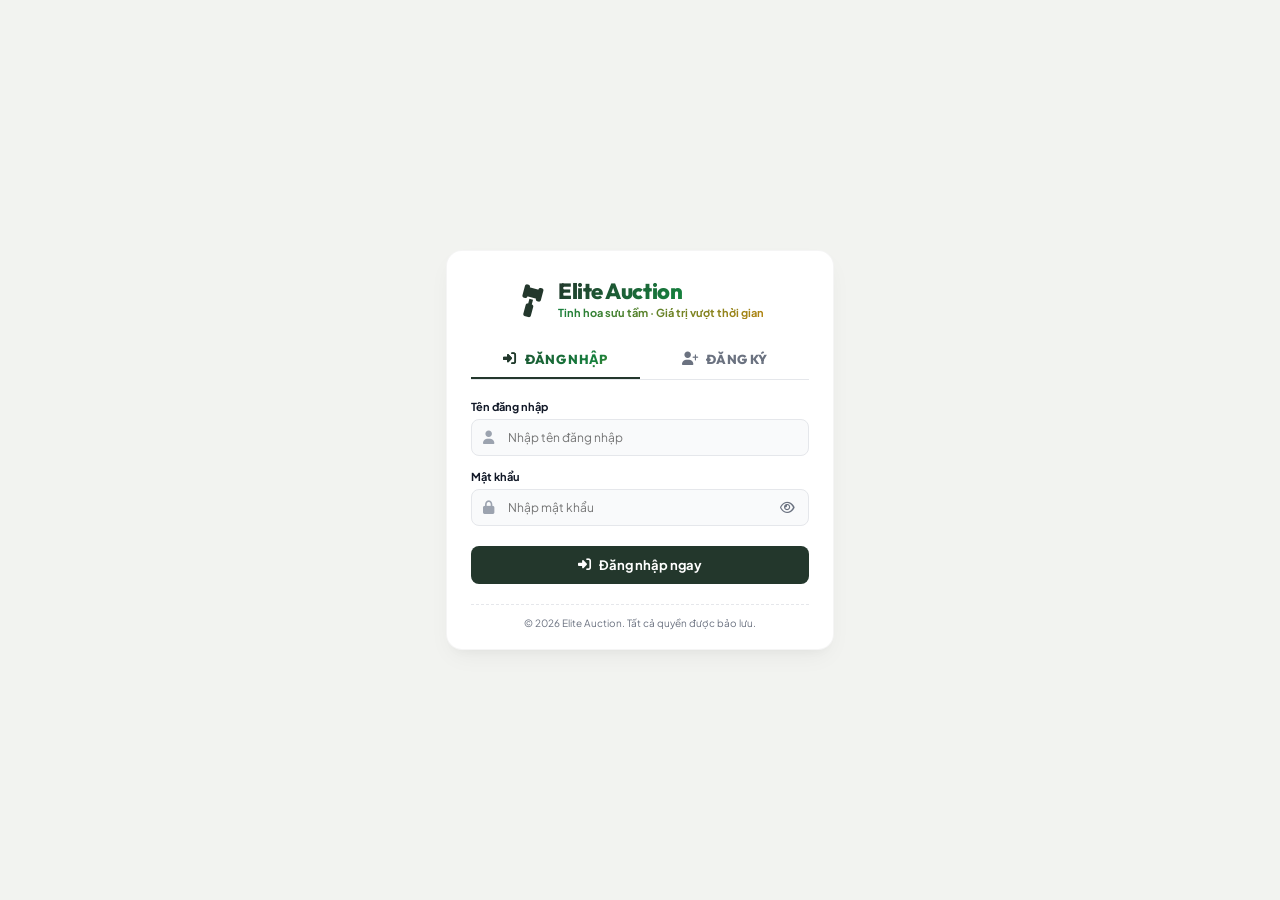
<file: src/main/resources/static/auth/Auth.html>
<!doctype html>
<html lang="vi">
  <head>
    <meta charset="UTF-8" />
    <meta name="viewport" content="width=device-width, initial-scale=1.0" />
    <title>Elite Auction - Đăng Nhập / Đăng Ký</title>

    <!-- Google Fonts: Plus Jakarta Sans & Outfit -->
    <link rel="preconnect" href="https://fonts.googleapis.com" />
    <link rel="preconnect" href="https://fonts.gstatic.com" crossorigin />
    <link
      href="https://fonts.googleapis.com/css2?family=Outfit:wght@500;600;700;800;900&family=Plus+Jakarta+Sans:wght@400;500;600;700;800&display=swap"
      rel="stylesheet"
    />

    <!-- Font Awesome Icons -->
    <link
      rel="stylesheet"
      href="https://cdnjs.cloudflare.com/ajax/libs/font-awesome/6.4.0/css/all.min.css"
    />
    <link rel="stylesheet" href="Auth.css" />
  </head>
  <body>
    <div class="auth-wrapper">
      <div class="auth-card">
        <!-- Logo Header chuẩn Elite Auction -->
        <div class="logo-area">
          <i class="fa-solid fa-gavel logo-icon"></i>
          <div>
            <h1 class="brand-title">Elite Auction</h1>
            <p class="brand-subtitle">
              Tinh hoa sưu tầm · Giá trị vượt thời gian
            </p>
          </div>
        </div>

        <!-- Navigation Tabs -->
        <div class="auth-tabs">
          <button class="tab-btn active" id="tabLogin" data-tab="login">
            <i class="fa-solid fa-right-to-bracket"></i> Đăng nhập
          </button>
          <button class="tab-btn" id="tabRegister" data-tab="register">
            <i class="fa-solid fa-user-plus"></i> Đăng ký
          </button>
        </div>

        <!-- Form Đăng Nhập -->
        <form id="loginForm" class="auth-form active">
          <div class="form-group">
            <label for="loginUsername">Tên đăng nhập</label>
            <div class="input-wrapper">
              <i class="fa-solid fa-user input-icon"></i>
              <input
                type="text"
                id="loginUsername"
                placeholder="Nhập tên đăng nhập"
                autocomplete="username"
                required
              />
            </div>
          </div>

          <div class="form-group">
            <label for="loginPassword">Mật khẩu</label>
            <div class="input-wrapper">
              <i class="fa-solid fa-lock input-icon"></i>
              <input
                type="password"
                id="loginPassword"
                placeholder="Nhập mật khẩu"
                autocomplete="current-password"
                required
              />
              <button
                type="button"
                class="btn-toggle-pw"
                title="Hiện/Ẩn mật khẩu"
              >
                <i class="fa-regular fa-eye"></i>
              </button>
            </div>
          </div>

          <button type="submit" class="btn-submit">
            <i class="fa-solid fa-right-to-bracket"></i> Đăng nhập ngay
          </button>
        </form>

        <!-- Form Đăng Ký -->
        <form id="registerForm" class="auth-form">
          <div class="form-group">
            <label for="regUsername">Tên đăng nhập</label>
            <div class="input-wrapper">
              <i class="fa-solid fa-user input-icon"></i>
              <input
                type="text"
                id="regUsername"
                placeholder="Tạo tên đăng nhập"
                autocomplete="username"
                required
              />
            </div>
          </div>

          <div class="form-group">
            <label for="regPassword">Mật khẩu</label>
            <div class="input-wrapper">
              <i class="fa-solid fa-lock input-icon"></i>
              <input
                type="password"
                id="regPassword"
                placeholder="Tạo mật khẩu"
                autocomplete="new-password"
                required
              />
              <button
                type="button"
                class="btn-toggle-pw"
                title="Hiện/Ẩn mật khẩu"
              >
                <i class="fa-regular fa-eye"></i>
              </button>
            </div>
          </div>

          <div class="form-group">
            <label for="regConfirmPassword">Xác nhận mật khẩu</label>
            <div class="input-wrapper">
              <i class="fa-solid fa-shield-halved input-icon"></i>
              <input
                type="password"
                id="regConfirmPassword"
                placeholder="Nhập lại mật khẩu"
                autocomplete="new-password"
                required
              />
              <button
                type="button"
                class="btn-toggle-pw"
                title="Hiện/Ẩn mật khẩu"
              >
                <i class="fa-regular fa-eye"></i>
              </button>
            </div>
          </div>

          <button type="submit" class="btn-submit">
            <i class="fa-solid fa-user-plus"></i> Tạo tài khoản
          </button>
        </form>

        <div class="auth-footer">
          <p>© 2026 Elite Auction. Tất cả quyền được bảo lưu.</p>
        </div>
      </div>
    </div>

    <!-- Modal Thông Báo / Kết Quả Đồng Bộ Modal Đấu Giá -->
    <div class="modal-overlay" id="authModal">
      <div class="modal-card">
        <div class="modal-icon success-icon" id="modalIcon">
          <i class="fa-solid fa-circle-check"></i>
        </div>
        <h3 class="modal-title" id="modalTitle">Thành công!</h3>
        <p class="modal-message" id="modalMessage">
          Thao tác đã được thực hiện thành công.
        </p>
        <button class="btn-modal-action" id="btnCloseModal">Đóng</button>
      </div>
    </div>

    <script src="Auth.js"></script>
  </body>
</html>
</file>
<file: src/main/resources/static/auth/Auth.css>
/* ==========================================
   RESET & GLOBAL FONTS CONFIG (STYLE ELITE AUCTION)
   ========================================== */
* {
  margin: 0;
  padding: 0;
  box-sizing: border-box;
  font-family:
    "Plus Jakarta Sans",
    -apple-system,
    BlinkMacSystemFont,
    "Segoe UI",
    Roboto,
    sans-serif;
}

h1,
h2,
h3,
.brand-title,
.modal-title,
.tab-btn {
  font-family: "Outfit", "Plus Jakarta Sans", sans-serif;
}

:root {
  --bg-main: #f2f3f0;
  --card-bg: #ffffff;
  --text-primary: #111827;
  --text-muted: #6b7280;
  --primary-dark: #23372c; /* Màu Xanh Rêu Đậm Chủ Đạo */
  --primary-dark-hover: #192820;
  --primary-accent: #15803d; /* Xanh Lá Đậm Điểm Xuyết */
  --gold: #c59b27;
  --accent-red: #ef4444;
  --border-color: #e5e7eb;
  --radius-lg: 12px;
  --radius-md: 8px;
  --radius-sm: 6px;
}

body {
  width: 100vw;
  height: 100vh;
  overflow: hidden;
  background-color: var(--bg-main);
  color: var(--text-primary);
  font-size: 12px;
  display: flex;
  align-items: center;
  justify-content: center;
}

/* ==========================================
   AUTH CARD & BRAND HEADER
   ========================================== */
.auth-wrapper {
  width: 100%;
  max-width: 420px;
  padding: 16px;
}

.auth-card {
  background: var(--card-bg);
  border-radius: 16px;
  padding: 28px 24px 20px 24px;
  box-shadow:
    0 10px 25px -5px rgba(0, 0, 0, 0.05),
    0 8px 10px -6px rgba(0, 0, 0, 0.03);
  display: flex;
  flex-direction: column;
  border: 1px solid rgba(0, 0, 0, 0.04);
}

.logo-area {
  display: flex;
  align-items: center;
  justify-content: center;
  gap: 12px;
  margin-bottom: 22px;
  text-align: left;
}

.logo-icon {
  font-size: 30px;
  color: var(--primary-dark);
  transform: rotate(-30deg);
}

.brand-title {
  font-size: 22px;
  font-weight: 800;
  line-height: 1.1;
  letter-spacing: -0.02em;
  background: linear-gradient(135deg, #23372c 0%, #15803d 60%, #c59b27 100%);
  -webkit-background-clip: text;
  -webkit-text-fill-color: transparent;
}

.brand-subtitle {
  font-size: 11px;
  font-weight: 700;
  margin-top: 2px;
  background: linear-gradient(135deg, #15803d 0%, #b48512 100%);
  -webkit-background-clip: text;
  -webkit-text-fill-color: transparent;
}

/* ==========================================
   TABS SWITCHER
   ========================================== */
.auth-tabs {
  display: flex;
  border-bottom: 1px solid var(--border-color);
  margin-bottom: 20px;
}

.tab-btn {
  flex: 1;
  border: none;
  background: transparent;
  padding: 10px 0;
  font-size: 13px;
  font-weight: 800;
  letter-spacing: 0.3px;
  text-transform: uppercase;
  color: var(--text-muted);
  cursor: pointer;
  border-bottom: 2px solid transparent;
  display: flex;
  align-items: center;
  justify-content: center;
  gap: 8px;
  transition: all 0.2s ease;
}

.tab-btn.active {
  background: linear-gradient(135deg, #23372c 0%, #15803d 70%, #b48512 100%);
  -webkit-background-clip: text;
  -webkit-text-fill-color: transparent;
  border-bottom-color: var(--primary-dark);
}

.tab-btn i {
  color: var(--text-muted);
  -webkit-text-fill-color: initial;
  font-size: 13px;
}

.tab-btn.active i {
  color: #23372c;
  -webkit-text-fill-color: initial;
}

/* ==========================================
   FORM CONTROLS & INPUTS
   ========================================== */
.auth-form {
  display: none;
  flex-direction: column;
  gap: 14px;
}

.auth-form.active {
  display: flex;
}

.form-group {
  display: flex;
  flex-direction: column;
  gap: 6px;
}

.form-group label {
  font-size: 11px;
  font-weight: 700;
  color: var(--text-primary);
}

.input-wrapper {
  position: relative;
  display: flex;
  align-items: center;
}

.input-icon {
  position: absolute;
  left: 12px;
  color: #9ca3af;
  font-size: 13px;
}

.input-wrapper input {
  width: 100%;
  padding: 10px 36px 10px 36px;
  border: 1px solid var(--border-color);
  border-radius: var(--radius-md);
  font-size: 12px;
  outline: none;
  background: #f9fafb;
  color: var(--text-primary);
  transition: all 0.2s ease;
}

.input-wrapper input:focus {
  border-color: var(--primary-dark);
  background: #ffffff;
  box-shadow: 0 0 0 3px rgba(35, 55, 44, 0.08);
}

.btn-toggle-pw {
  position: absolute;
  right: 10px;
  border: none;
  background: transparent;
  color: var(--text-muted);
  cursor: pointer;
  padding: 4px;
  font-size: 13px;
  display: flex;
  align-items: center;
  justify-content: center;
}

.btn-toggle-pw:hover {
  color: var(--primary-dark);
}

.btn-submit {
  width: 100%;
  background: var(--primary-dark);
  color: #ffffff;
  border: none;
  padding: 11px;
  border-radius: var(--radius-md);
  font-weight: 700;
  font-size: 13px;
  cursor: pointer;
  display: flex;
  align-items: center;
  justify-content: center;
  gap: 8px;
  margin-top: 6px;
  transition:
    background 0.2s ease,
    transform 0.1s ease;
}

.btn-submit:hover {
  background: var(--primary-dark-hover);
}

.btn-submit:active {
  transform: scale(0.99);
}

.auth-footer {
  margin-top: 20px;
  text-align: center;
  font-size: 10px;
  color: var(--text-muted);
  border-top: 1px dashed var(--border-color);
  padding-top: 12px;
}

/* ==========================================
   MODAL STYLES (ĐỒNG BỘ NGUYÊN BẢN CỦA ELITE AUCTION)
   ========================================== */
.modal-overlay {
  position: fixed;
  top: 0;
  left: 0;
  width: 100vw;
  height: 100vh;
  background: rgba(0, 0, 0, 0.5);
  backdrop-filter: blur(4px);
  display: flex;
  align-items: center;
  justify-content: center;
  z-index: 999;
  opacity: 0;
  visibility: hidden;
  transition: all 0.25s ease;
}

.modal-overlay.active {
  opacity: 1;
  visibility: visible;
}

.modal-card {
  background: #ffffff;
  border-radius: 16px;
  padding: 24px;
  width: 90%;
  max-width: 360px;
  text-align: center;
  box-shadow: 0 20px 25px -5px rgba(0, 0, 0, 0.1);
  transform: translateY(12px);
  transition: transform 0.25s ease;
}

.modal-overlay.active .modal-card {
  transform: translateY(0);
}

.modal-icon {
  width: 54px;
  height: 54px;
  border-radius: 50%;
  display: flex;
  align-items: center;
  justify-content: center;
  margin: 0 auto 14px auto;
  font-size: 24px;
}

.success-icon {
  background: #fef8ec;
  color: var(--gold);
  border: 2px solid #fef08a;
}

.error-icon {
  background: #fef2f2;
  color: var(--accent-red);
  border: 2px solid #fecaca;
}

.modal-title {
  font-size: 16px;
  font-weight: 800;
  color: #111827;
  margin-bottom: 8px;
}

.modal-message {
  font-size: 12px;
  color: var(--text-muted);
  line-height: 1.5;
  margin-bottom: 20px;
}

.btn-modal-action {
  width: 100%;
  background: var(--primary-dark);
  color: #fff;
  border: none;
  padding: 10px;
  border-radius: var(--radius-sm);
  font-weight: 700;
  font-size: 12px;
  cursor: pointer;
  transition: background 0.2s;
}

.btn-modal-action:hover {
  background: var(--primary-dark-hover);
}
</file>
